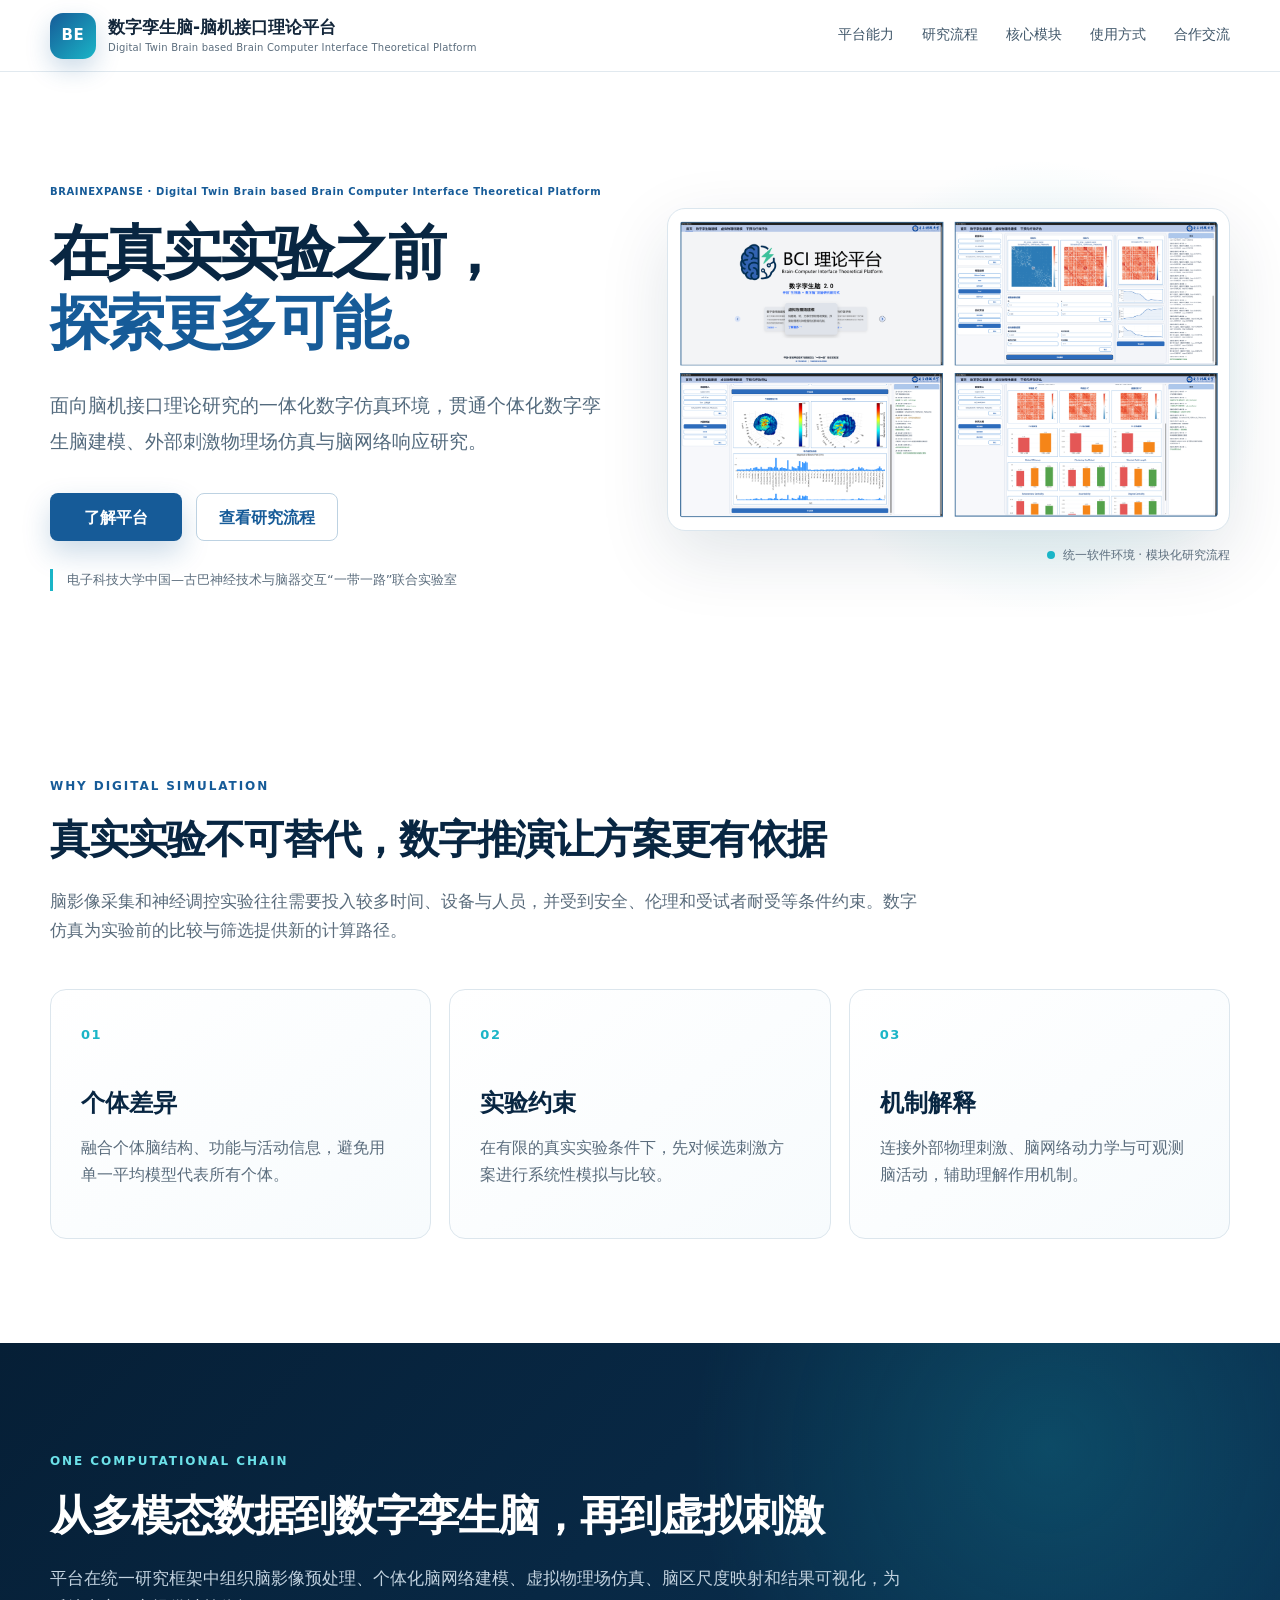
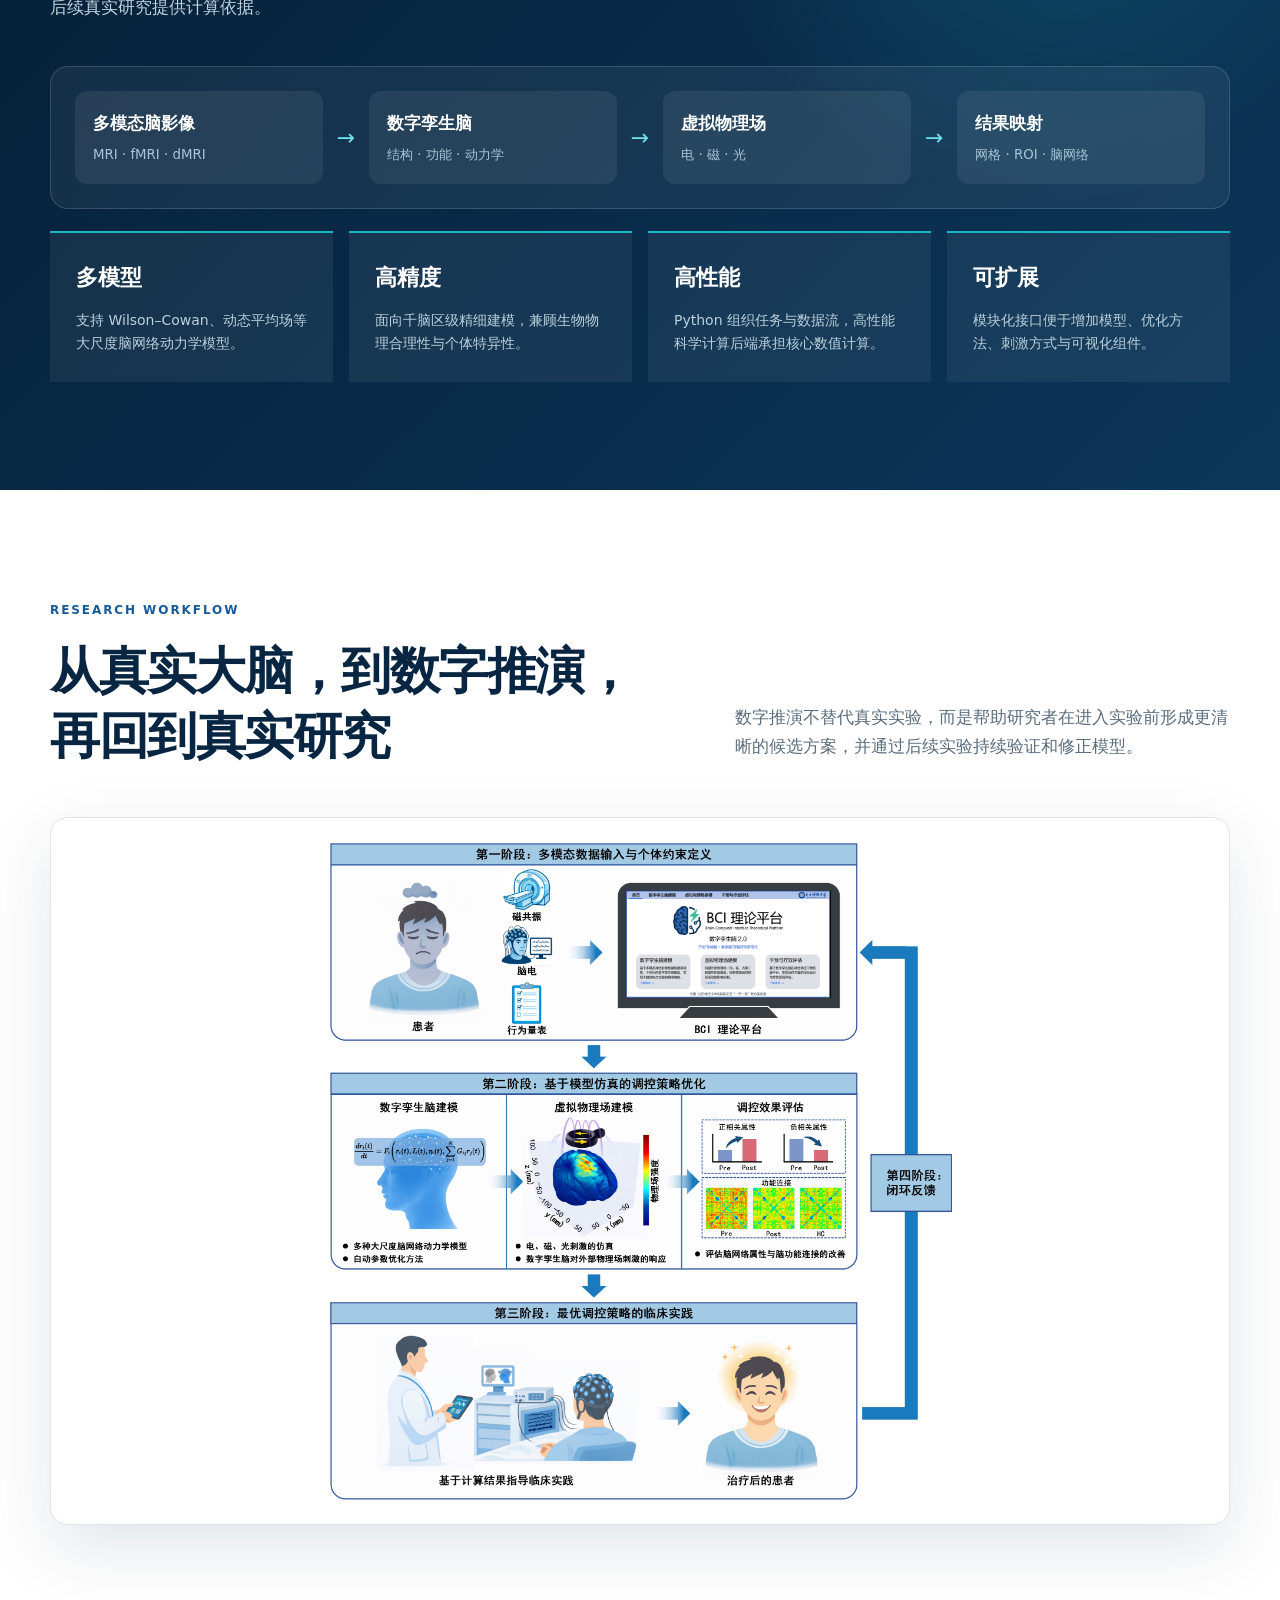
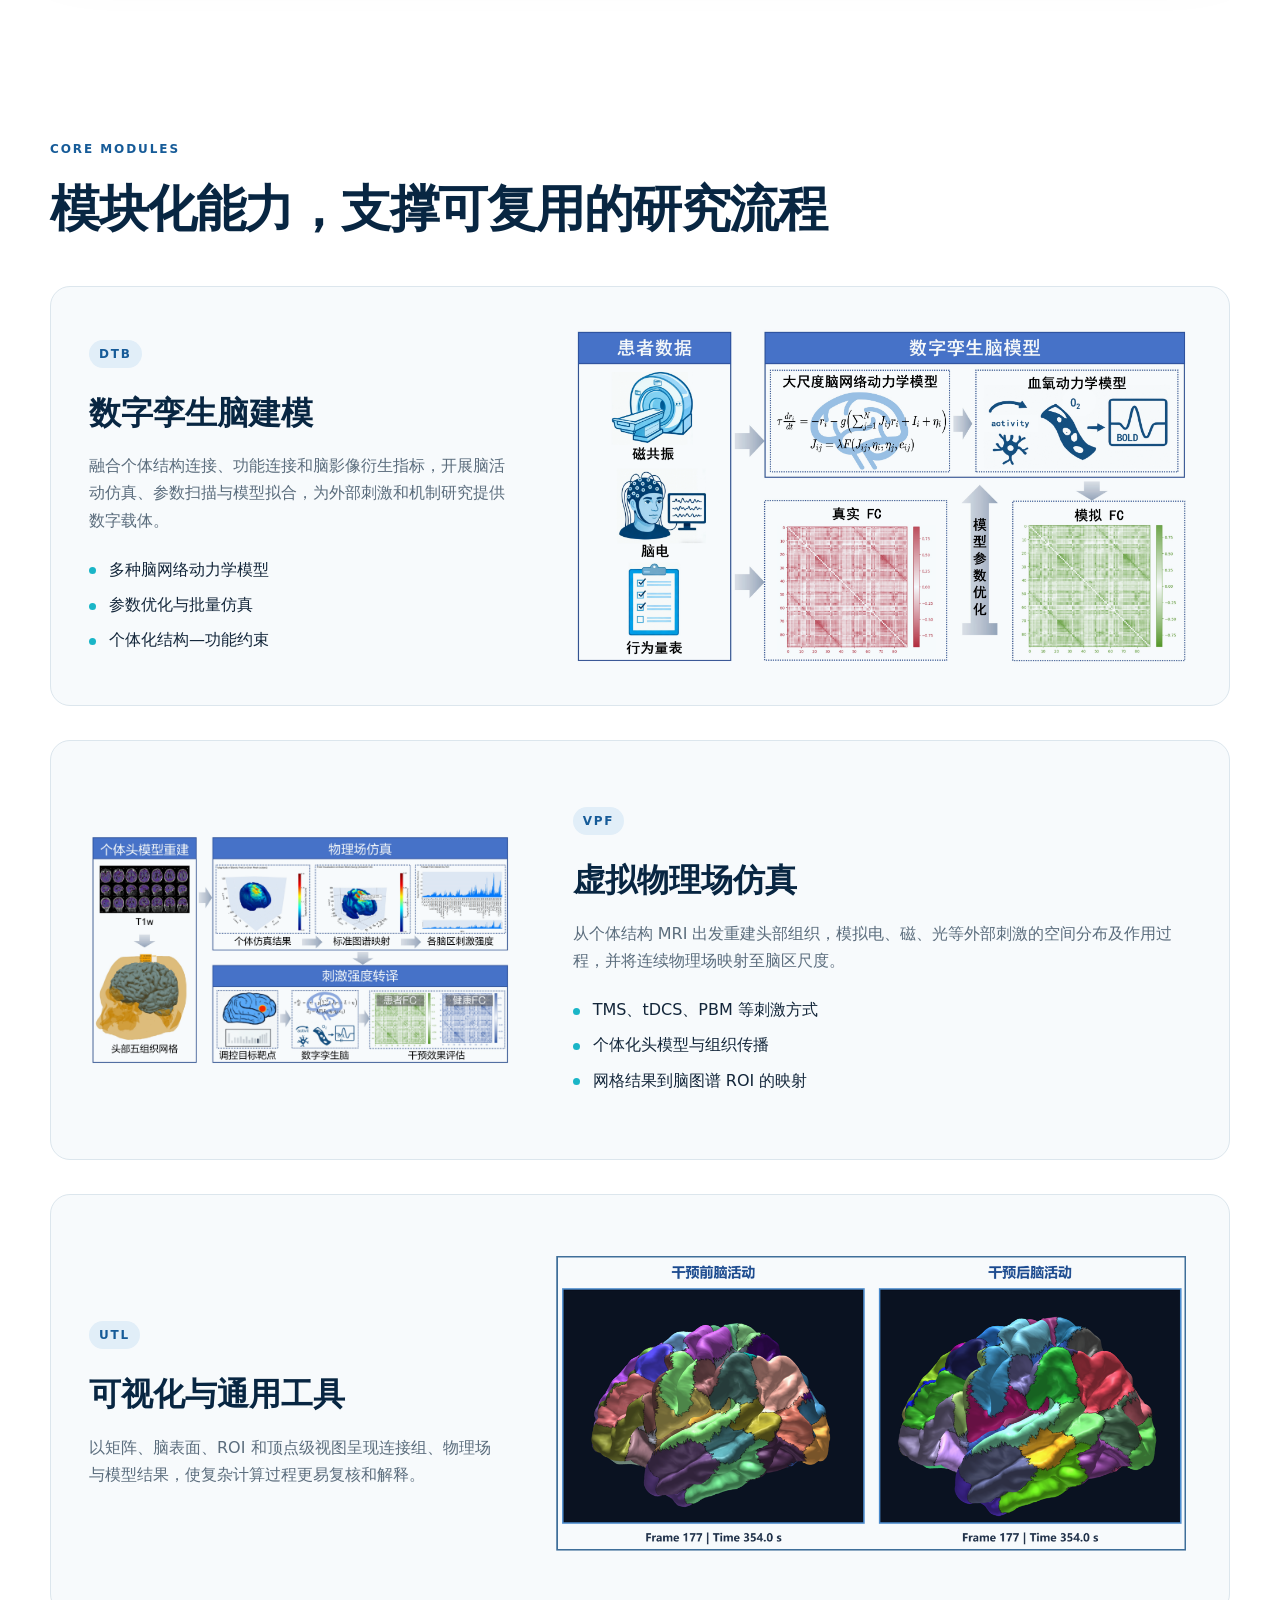
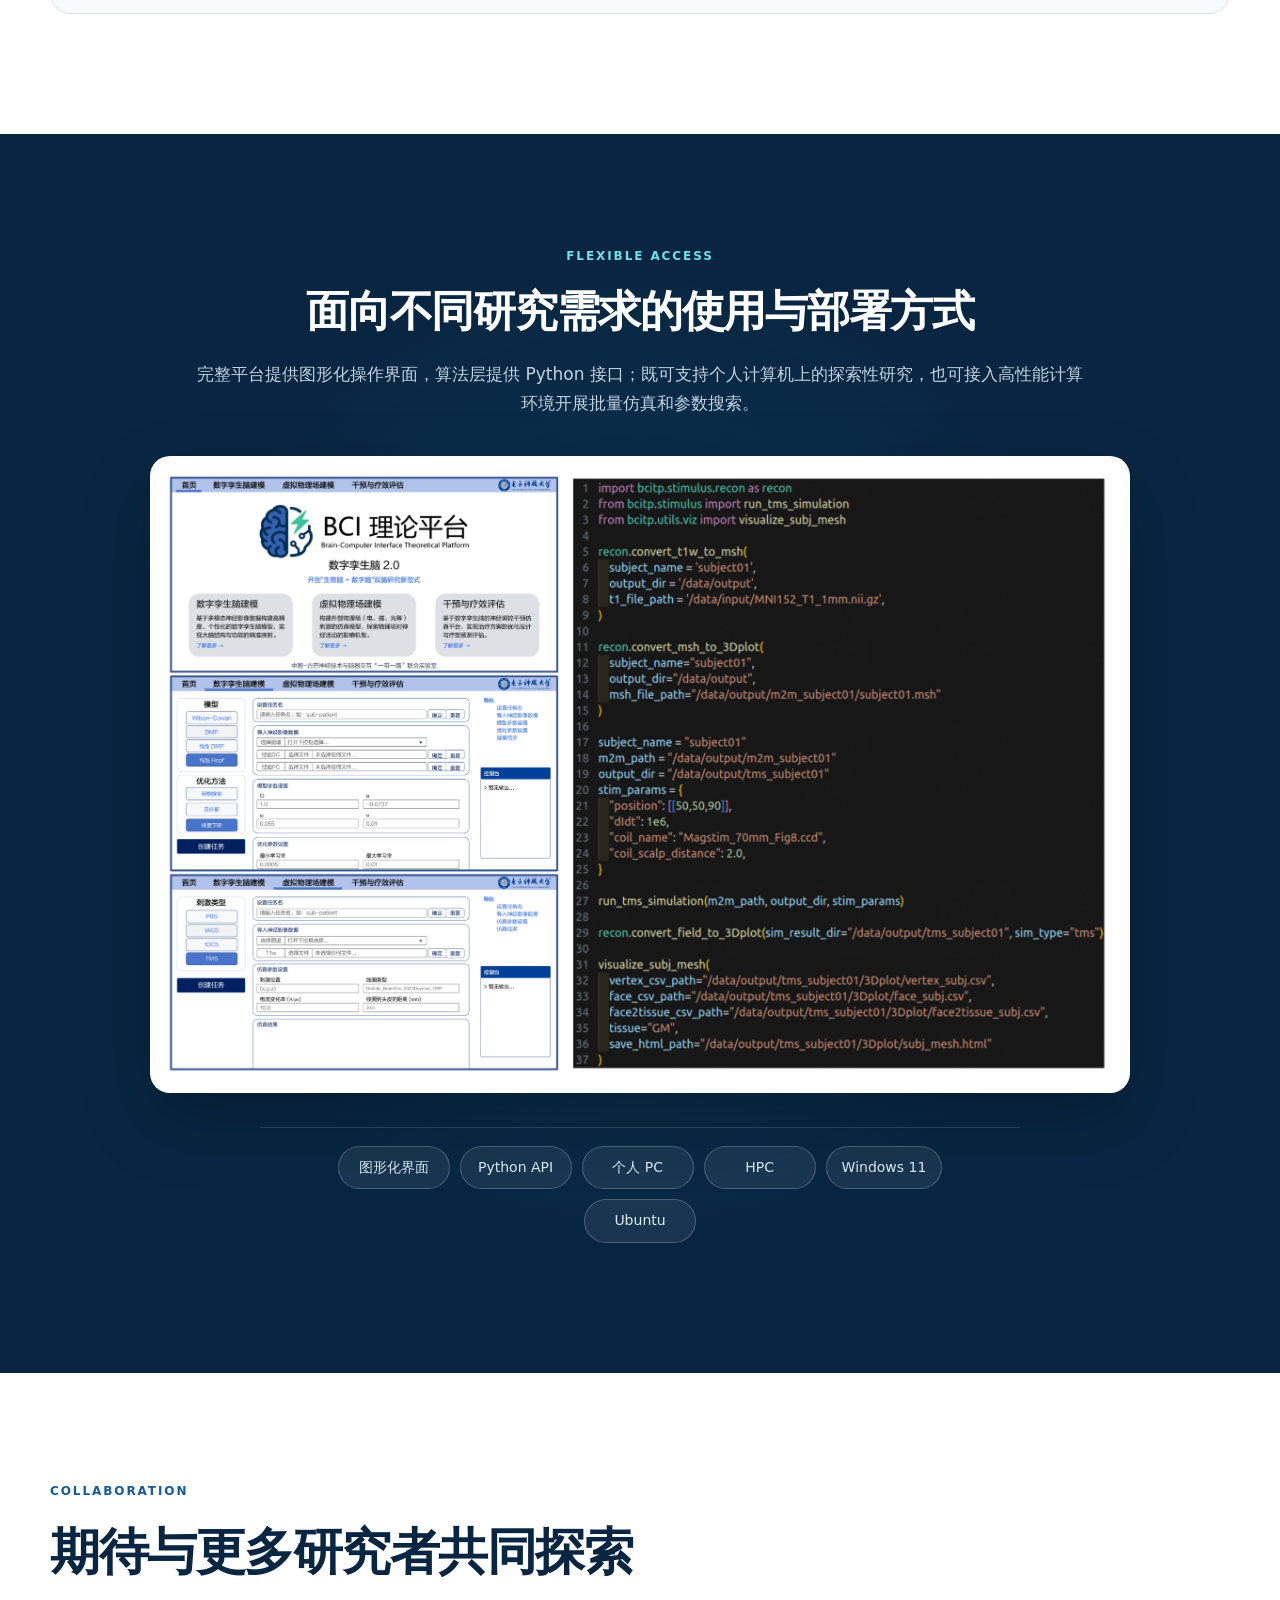
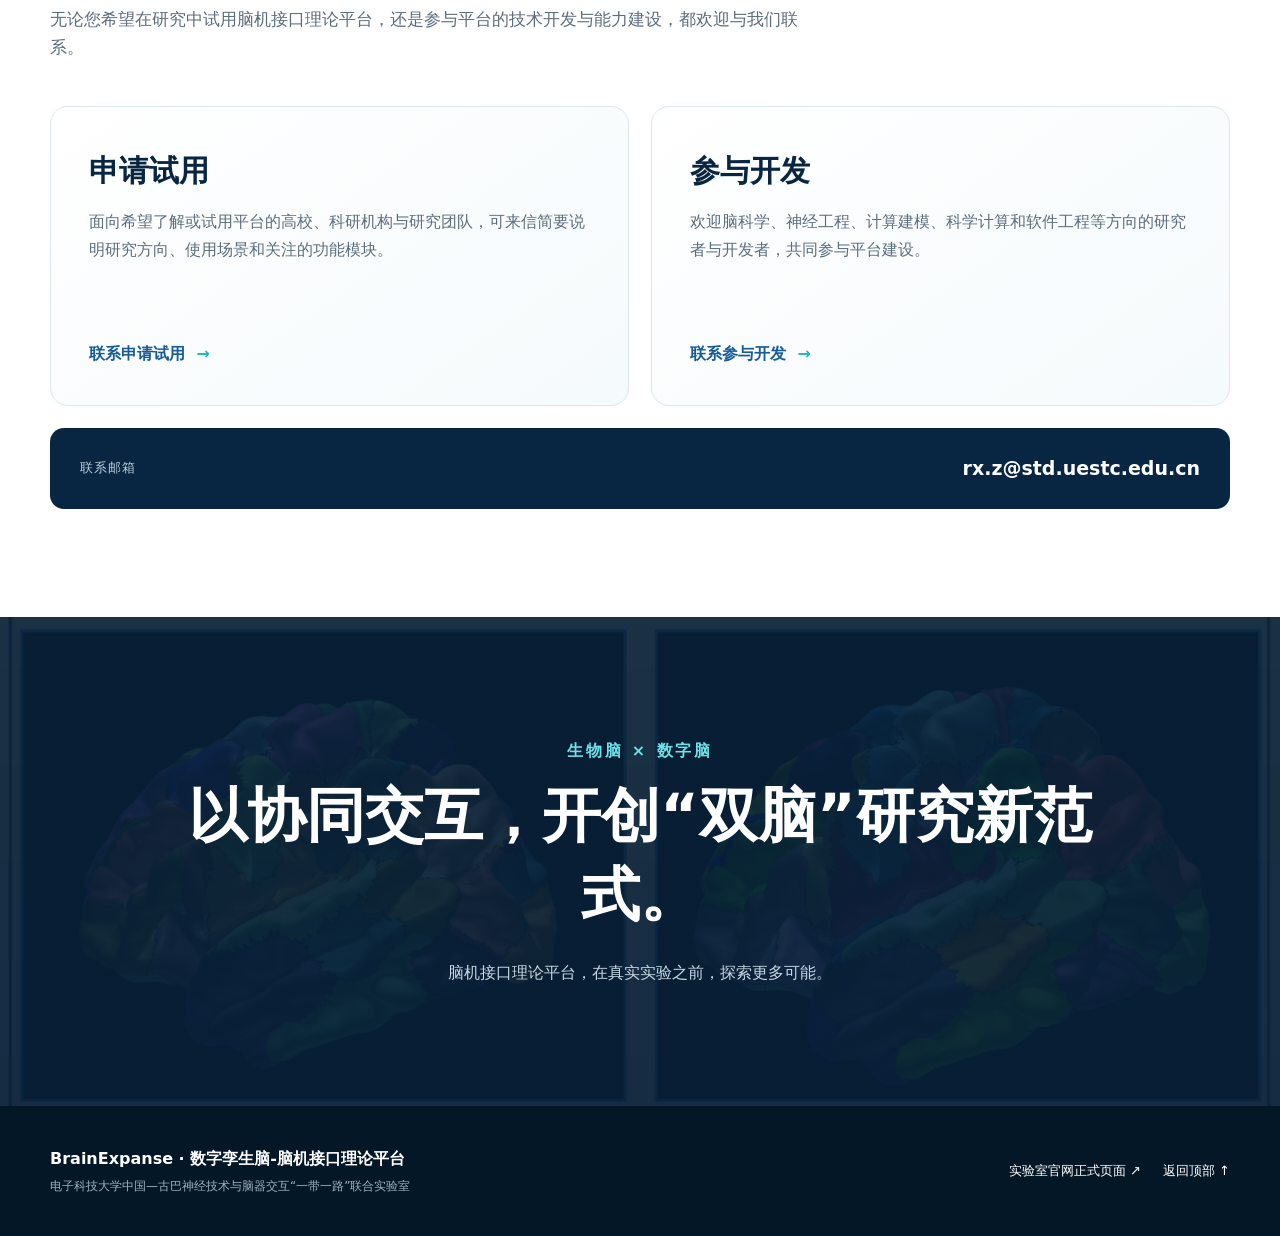
<file: index.html>
<!doctype html>
<html lang="zh-CN">
<head>
  <meta charset="utf-8">
  <meta name="viewport" content="width=device-width, initial-scale=1">
  <meta name="description" content="脑机接口理论平台：面向脑机接口理论研究的一体化数字仿真环境。">
  <meta property="og:title" content="BrainExpanse｜脑机接口理论平台">
  <meta property="og:description" content="从真实大脑，到数字推演，再回到真实研究。">
  <meta property="og:url" content="https://bac.uestc.edu.cn/BrainExpanse-Introduction.htm">
  <meta property="og:image" content="assets/platform-ui.png">
  <meta name="theme-color" content="#0b2b4d">
  <title>BrainExpanse｜脑机接口理论平台</title>
  <link rel="canonical" href="https://bac.uestc.edu.cn/BrainExpanse-Introduction.htm">
  <link rel="icon" href="assets/favicon.svg" type="image/svg+xml">
  <link rel="stylesheet" href="styles.css">
</head>
<body>
  <header class="site-header">
    <a class="brand" href="#top" aria-label="返回首页">
      <span class="brand-mark" aria-hidden="true">BE</span>
      <span class="brand-copy">
        <strong>数字孪生脑-脑机接口理论平台</strong>
        <small>Digital Twin Brain based Brain Computer Interface Theoretical Platform</small>
      </span>
    </a>
    <nav aria-label="页面导航">
      <a href="#platform">平台能力</a>
      <a href="#workflow">研究流程</a>
      <a href="#modules">核心模块</a>
      <a href="#access">使用方式</a>
      <a href="#collaboration">合作交流</a>
    </nav>
  </header>

  <main id="top">
    <section class="hero section-shell">
      <div class="hero-copy">
        <p class="eyebrow">BRAINEXPANSE · Digital Twin Brain based Brain Computer Interface Theoretical Platform</p>
        <h1><span class="hero-line">在真实实验之前，</span><span class="hero-line accent">探索更多可能。</span></h1>
        <p class="lead">面向脑机接口理论研究的一体化数字仿真环境，贯通个体化数字孪生脑建模、外部刺激物理场仿真与脑网络响应研究。</p>
        <div class="actions">
          <a class="button primary" href="#platform">了解平台</a>
          <a class="button secondary" href="#workflow">查看研究流程</a>
        </div>
        <p class="institution">电子科技大学中国—古巴神经技术与脑器交互“一带一路”联合实验室</p>
      </div>
      <figure class="hero-visual">
        <div class="screen-frame">
          <img src="assets/platform-ui.png" alt="脑机接口理论平台图形化界面">
        </div>
        <figcaption><span></span>统一软件环境 · 模块化研究流程</figcaption>
      </figure>
    </section>

    <section class="why section-shell" aria-labelledby="why-title">
      <div class="section-heading compact">
        <p class="kicker">WHY DIGITAL SIMULATION</p>
        <h2 id="why-title">真实实验不可替代，数字推演让方案更有依据</h2>
        <p>脑影像采集和神经调控实验往往需要投入较多时间、设备与人员，并受到安全、伦理和受试者耐受等条件约束。数字仿真为实验前的比较与筛选提供新的计算路径。</p>
      </div>
      <div class="reason-grid">
        <article><span>01</span><h3>个体差异</h3><p>融合个体脑结构、功能与活动信息，避免用单一平均模型代表所有个体。</p></article>
        <article><span>02</span><h3>实验约束</h3><p>在有限的真实实验条件下，先对候选刺激方案进行系统性模拟与比较。</p></article>
        <article><span>03</span><h3>机制解释</h3><p>连接外部物理刺激、脑网络动力学与可观测脑活动，辅助理解作用机制。</p></article>
      </div>
    </section>

    <section class="platform dark-section" id="platform" aria-labelledby="platform-title">
      <div class="section-shell">
        <div class="section-heading light">
          <p class="kicker">ONE COMPUTATIONAL CHAIN</p>
          <h2 id="platform-title">从多模态数据到数字孪生脑，再到虚拟刺激</h2>
          <p>平台在统一研究框架中组织脑影像预处理、个体化脑网络建模、虚拟物理场仿真、脑区尺度映射和结果可视化，为后续真实研究提供计算依据。</p>
        </div>
        <div class="capability-strip" aria-label="平台计算链路">
          <div><b>多模态脑影像</b><small>MRI · fMRI · dMRI</small></div><i>→</i>
          <div><b>数字孪生脑</b><small>结构 · 功能 · 动力学</small></div><i>→</i>
          <div><b>虚拟物理场</b><small>电 · 磁 · 光</small></div><i>→</i>
          <div><b>结果映射</b><small>网格 · ROI · 脑网络</small></div>
        </div>
        <div class="feature-grid">
          <article><strong>多模型</strong><p>支持 Wilson–Cowan、动态平均场等大尺度脑网络动力学模型。</p></article>
          <article><strong>高精度</strong><p>面向千脑区级精细建模，兼顾生物物理合理性与个体特异性。</p></article>
          <article><strong>高性能</strong><p>Python 组织任务与数据流，高性能科学计算后端承担核心数值计算。</p></article>
          <article><strong>可扩展</strong><p>模块化接口便于增加模型、优化方法、刺激方式与可视化组件。</p></article>
        </div>
      </div>
    </section>

    <section class="workflow section-shell" id="workflow" aria-labelledby="workflow-title">
      <div class="section-heading split-heading">
        <div><p class="kicker">RESEARCH WORKFLOW</p><h2 id="workflow-title">从真实大脑，到数字推演，再回到真实研究</h2></div>
        <p>数字推演不替代真实实验，而是帮助研究者在进入实验前形成更清晰的候选方案，并通过后续实验持续验证和修正模型。</p>
      </div>
      <figure class="wide-figure">
        <img src="assets/research-loop.jpeg" alt="BrainExpanse 闭环研究流程图">
      </figure>
    </section>

    <section class="modules section-shell" id="modules" aria-labelledby="modules-title">
      <div class="section-heading">
        <p class="kicker">CORE MODULES</p>
        <h2 id="modules-title">模块化能力，支撑可复用的研究流程</h2>
      </div>
      <div class="module-list">
        <article class="module-card">
          <div class="module-copy"><span>DTB</span><h3>数字孪生脑建模</h3><p>融合个体结构连接、功能连接和脑影像衍生指标，开展脑活动仿真、参数扫描与模型拟合，为外部刺激和机制研究提供数字载体。</p><ul><li>多种脑网络动力学模型</li><li>参数优化与批量仿真</li><li>个体化结构—功能约束</li></ul></div>
          <img src="assets/dtb-workflow.jpeg" alt="数字孪生脑建模流程">
        </article>
        <article class="module-card reverse">
          <div class="module-copy"><span>VPF</span><h3>虚拟物理场仿真</h3><p>从个体结构 MRI 出发重建头部组织，模拟电、磁、光等外部刺激的空间分布及作用过程，并将连续物理场映射至脑区尺度。</p><ul><li>TMS、tDCS、PBM 等刺激方式</li><li>个体化头模型与组织传播</li><li>网格结果到脑图谱 ROI 的映射</li></ul></div>
          <img src="assets/vpf-workflow.jpeg" alt="虚拟物理场建模流程">
        </article>
        <article class="module-card visual-card">
          <div class="module-copy"><span>UTL</span><h3>可视化与通用工具</h3><p>以矩阵、脑表面、ROI 和顶点级视图呈现连接组、物理场与模型结果，使复杂计算过程更易复核和解释。</p></div>
          <img src="assets/brain-webgl.png" alt="三维脑表面可视化效果">
        </article>
      </div>
    </section>

    <section class="access" id="access" aria-labelledby="access-title">
      <div class="section-shell access-grid">
        <div class="section-heading light">
          <p class="kicker">FLEXIBLE ACCESS</p>
          <h2 id="access-title">面向不同研究需求的使用与部署方式</h2>
          <p>完整平台提供图形化操作界面，算法层提供 Python 接口；既可支持个人计算机上的探索性研究，也可接入高性能计算环境开展批量仿真和参数搜索。</p>
        </div>
        <figure class="access-visual"><img src="assets/gui-python.jpeg" alt="图形化界面与Python接口两种使用方式"></figure>
        <div class="access-tags" aria-label="支持的使用与部署方式"><span>图形化界面</span><span>Python API</span><span>个人 PC</span><span>HPC</span><span>Windows 11</span><span>Ubuntu</span></div>
      </div>
    </section>

    <section class="collaboration section-shell" id="collaboration" aria-labelledby="collaboration-title">
      <div class="section-heading compact">
        <p class="kicker">COLLABORATION</p>
        <h2 id="collaboration-title">期待与更多研究者共同探索</h2>
        <p>无论您希望在研究中试用脑机接口理论平台，还是参与平台的技术开发与能力建设，都欢迎与我们联系。</p>
      </div>
      <div class="collaboration-grid">
        <article>
          <h3>申请试用</h3>
          <p>面向希望了解或试用平台的高校、科研机构与研究团队，可来信简要说明研究方向、使用场景和关注的功能模块。</p>
          <a href="mailto:rx.z@std.uestc.edu.cn?subject=BrainExpanse%E8%AF%95%E7%94%A8%E7%94%B3%E8%AF%B7">联系申请试用 <b>→</b></a>
        </article>
        <article>
          <h3>参与开发</h3>
          <p>欢迎脑科学、神经工程、计算建模、科学计算和软件工程等方向的研究者与开发者，共同参与平台建设。</p>
          <a href="mailto:rx.z@std.uestc.edu.cn?subject=BrainExpanse%E5%BC%80%E5%8F%91%E5%90%88%E4%BD%9C">联系参与开发 <b>→</b></a>
        </article>
      </div>
      <div class="contact-line">
        <span>联系邮箱</span>
        <a href="mailto:rx.z@std.uestc.edu.cn">rx.z@std.uestc.edu.cn</a>
      </div>
    </section>

    <section class="closing">
      <div class="section-shell">
        <p>生物脑 × 数字脑</p>
        <h2>以协同交互，开创“双脑”研究新范式。</h2>
        <span>脑机接口理论平台，在真实实验之前，探索更多可能。</span>
      </div>
    </section>
  </main>

  <footer>
    <div class="section-shell footer-inner">
      <div><strong>BrainExpanse · 数字孪生脑-脑机接口理论平台</strong><p>电子科技大学中国—古巴神经技术与脑器交互“一带一路”联合实验室</p></div>
      <div class="footer-links">
        <a href="https://bac.uestc.edu.cn/BrainExpanse-Introduction.htm" target="_blank" rel="noopener noreferrer">实验室官网正式页面 ↗</a>
        <a href="#top">返回顶部 ↑</a>
      </div>
    </div>
  </footer>
</body>
</html>
</file>
<file: styles.css>
:root {
  --navy: #082642;
  --blue: #165b98;
  --cyan: #1ab5c7;
  --sky: #dff5f7;
  --ink: #13263a;
  --muted: #5b6d7d;
  --line: #dce6ed;
  --paper: #f7fafc;
  --white: #fff;
  --shadow: 0 24px 70px rgba(8, 38, 66, .12);
}

* { box-sizing: border-box; }
html { scroll-behavior: smooth; }
body { margin: 0; color: var(--ink); background: var(--white); font-family: "Microsoft YaHei", "PingFang SC", "Noto Sans CJK SC", system-ui, sans-serif; line-height: 1.7; }
img { display: block; max-width: 100%; }
a { color: inherit; text-decoration: none; }
.section-shell { width: min(1180px, calc(100% - 48px)); margin-inline: auto; }

.site-header { position: sticky; top: 0; z-index: 20; min-height: 72px; padding: 10px max(24px, calc((100vw - 1180px) / 2)); display: flex; align-items: center; justify-content: space-between; gap: 28px; background: rgba(255,255,255,.94); border-bottom: 1px solid rgba(220,230,237,.85); backdrop-filter: blur(18px); }
.brand { display: flex; align-items: center; gap: 12px; }
.brand-mark { width: 46px; height: 46px; display: grid; place-items: center; color: white; font-size: 15px; font-weight: 800; letter-spacing: .05em; border-radius: 13px; background: linear-gradient(135deg, var(--blue), var(--cyan)); box-shadow: 0 10px 24px rgba(22,91,152,.22); }
.brand-copy { display: flex; flex-direction: column; line-height: 1.2; }
.brand-copy strong { font-size: 17px; }
.brand-copy small { margin-top: 4px; color: var(--muted); font-size: 10px; letter-spacing: .02em; }
nav { display: flex; gap: 28px; color: #40576a; font-size: 14px; }
nav a { padding-block: 8px; border-bottom: 2px solid transparent; }
nav a:hover { color: var(--blue); border-color: var(--cyan); }

.hero { min-height: 620px; padding-block: 76px 66px; display: grid; grid-template-columns: 1fr 1fr; align-items: center; gap: 54px; }
.eyebrow, .kicker { margin: 0 0 18px; color: var(--blue); font-size: 12px; font-weight: 800; letter-spacing: .16em; }
.hero .eyebrow { white-space: nowrap; font-size: clamp(6px, .8vw, 10px); letter-spacing: .06em; }
.hero h1 { margin: 0; color: var(--navy); font-size: clamp(42px, 4.6vw, 64px); line-height: 1.2; letter-spacing: -.045em; }
.hero-line { display: block; white-space: nowrap; }
.hero-line.accent { color: var(--blue); }
.lead { max-width: 620px; margin: 28px 0 0; color: #536a7d; font-size: 19px; line-height: 1.9; }
.actions { display: flex; gap: 14px; margin-top: 34px; }
.button { display: inline-flex; justify-content: center; align-items: center; min-width: 132px; height: 48px; padding-inline: 22px; border-radius: 8px; font-weight: 700; transition: .2s ease; }
.button:hover { transform: translateY(-2px); }
.button.primary { color: white; background: var(--blue); box-shadow: 0 12px 28px rgba(22,91,152,.22); }
.button.secondary { color: var(--blue); border: 1px solid #bdd2e2; background: white; }
.institution { margin: 28px 0 0; padding-left: 14px; color: var(--muted); font-size: 13px; border-left: 3px solid var(--cyan); }
.hero-visual { margin: 0; position: relative; }
.hero-visual::before { content: ""; position: absolute; inset: -20% -8% -20% 24%; z-index: -1; background: radial-gradient(circle, rgba(26,181,199,.19), transparent 66%); }
.screen-frame { padding: 10px; overflow: hidden; border: 1px solid #dbe6ee; border-radius: 18px; background: white; box-shadow: var(--shadow); }
.screen-frame img { border-radius: 10px; }
.hero-visual figcaption { display: flex; justify-content: flex-end; align-items: center; gap: 8px; margin-top: 14px; color: var(--muted); font-size: 12px; }
.hero-visual figcaption span { width: 8px; height: 8px; border-radius: 50%; background: var(--cyan); }

.why { padding-block: 84px 104px; }
.section-heading { max-width: 800px; margin-bottom: 44px; }
.section-heading.compact { max-width: 760px; }
.section-heading h2 { margin: 0; color: var(--navy); font-size: clamp(32px, 4vw, 50px); line-height: 1.3; letter-spacing: -.03em; }
.section-heading > p:last-child { margin: 20px 0 0; color: var(--muted); font-size: 17px; }
.why .section-heading.compact { max-width: none; }
.why .section-heading h2 { font-size: clamp(32px, 3.15vw, 46px); white-space: nowrap; }
.why .section-heading > p:last-child { max-width: 880px; }
.reason-grid { display: grid; grid-template-columns: repeat(3, 1fr); gap: 18px; }
.reason-grid article { min-height: 250px; padding: 30px; border: 1px solid var(--line); border-radius: 16px; background: linear-gradient(145deg, white, #f7fbfd); }
.reason-grid span { color: var(--cyan); font-size: 13px; font-weight: 800; letter-spacing: .12em; }
.reason-grid h3 { margin: 36px 0 10px; color: var(--navy); font-size: 24px; }
.reason-grid p { margin: 0; color: var(--muted); }

.dark-section { padding-block: 108px; color: white; background: radial-gradient(circle at 82% 14%, rgba(26,181,199,.22), transparent 29%), linear-gradient(135deg, #061f36, #0b365a); }
.section-heading.light h2 { color: white; }
.section-heading.light .kicker { color: #6ce1e9; }
.section-heading.light > p:last-child { color: #c2d2df; }
.platform .section-heading { max-width: none; }
.platform .section-heading h2 { font-size: clamp(32px, 3.3vw, 48px); white-space: nowrap; text-wrap: nowrap; }
.platform .section-heading > p:last-child { max-width: 860px; }
.capability-strip { display: grid; grid-template-columns: 1fr auto 1fr auto 1fr auto 1fr; align-items: center; gap: 14px; padding: 24px; border: 1px solid rgba(255,255,255,.15); border-radius: 18px; background: rgba(255,255,255,.06); }
.capability-strip div { min-height: 92px; padding: 18px; display: flex; flex-direction: column; justify-content: center; border-radius: 12px; background: rgba(255,255,255,.07); }
.capability-strip b { font-size: 17px; }
.capability-strip small { margin-top: 6px; color: #a9c5d7; }
.capability-strip i { color: #6ce1e9; font-size: 22px; font-style: normal; }
.feature-grid { display: grid; grid-template-columns: repeat(4, 1fr); gap: 16px; margin-top: 22px; }
.feature-grid article { padding: 26px; border-top: 2px solid var(--cyan); background: rgba(255,255,255,.06); }
.feature-grid strong { font-size: 22px; }
.feature-grid p { margin: 12px 0 0; color: #bcd0dd; font-size: 14px; }

.workflow { padding-block: 110px; }
.split-heading { max-width: none; display: grid; grid-template-columns: 1.1fr .9fr; align-items: end; gap: 80px; }
.split-heading > p { margin: 0 0 8px !important; }
.wide-figure { margin: 48px 0 0; padding: 18px; border: 1px solid var(--line); border-radius: 18px; background: white; box-shadow: var(--shadow); }
.wide-figure img { width: 100%; max-height: 670px; object-fit: contain; }

.modules { padding-block: 104px 120px; }
.module-list { display: grid; gap: 34px; }
.module-card { display: grid; grid-template-columns: .82fr 1.18fr; align-items: center; gap: 54px; min-height: 420px; padding: 38px; overflow: hidden; border: 1px solid var(--line); border-radius: 20px; background: var(--paper); }
.module-card.reverse .module-copy { order: 2; }
.module-card.reverse img { order: 1; }
.module-copy > span { display: inline-flex; padding: 4px 10px; color: var(--blue); font-size: 12px; font-weight: 800; letter-spacing: .15em; border-radius: 99px; background: #e1eef8; }
.module-copy h3 { margin: 18px 0 12px; color: var(--navy); font-size: 32px; }
.module-copy p { margin: 0; color: var(--muted); }
.module-copy ul { margin: 22px 0 0; padding: 0; list-style: none; }
.module-copy li { margin-top: 8px; padding-left: 20px; position: relative; }
.module-copy li::before { content: ""; position: absolute; left: 0; top: .72em; width: 7px; height: 7px; border-radius: 50%; background: var(--cyan); }
.module-card img { width: 100%; max-height: 360px; object-fit: contain; mix-blend-mode: multiply; }
.visual-card { grid-template-columns: .78fr 1.22fr; }

.access { padding-block: 112px; overflow: hidden; background: radial-gradient(circle at 50% 50%, rgba(26,181,199,.12), transparent 54%), var(--navy); }
.access-grid { display: flex; flex-direction: column; align-items: center; gap: 32px; }
.access-grid .section-heading { width: 100%; max-width: none; margin: 0; text-align: center; }
.access-grid .section-heading h2 { font-size: clamp(32px, 3.35vw, 48px); white-space: nowrap; text-wrap: nowrap; }
.access-grid .section-heading > p:last-child { max-width: 900px; margin-inline: auto; }
.access-visual { width: min(980px, 100%); margin: 6px 0 2px; padding: 14px; position: relative; border: 1px solid rgba(255,255,255,.18); border-radius: 20px; background: white; box-shadow: 0 28px 70px rgba(0,0,0,.22); }
.access-visual::before { content: ""; position: absolute; inset: -1px; z-index: -1; border-radius: inherit; background: linear-gradient(120deg, rgba(108,225,233,.56), transparent 38%, rgba(255,255,255,.32)); filter: blur(12px); }
.access-grid img { width: 100%; border-radius: 10px; }
.access-tags { width: min(760px, 100%); padding: 18px; display: flex; flex-wrap: wrap; justify-content: center; gap: 10px; border-top: 1px solid rgba(255,255,255,.14); }
.access-tags span { min-width: 112px; padding: 9px 15px; color: #d8ecf4; font-size: 14px; text-align: center; border: 1px solid rgba(255,255,255,.22); border-radius: 99px; background: rgba(255,255,255,.07); transition: transform .2s ease, background .2s ease; }
.access-tags span:hover { transform: translateY(-2px); background: rgba(108,225,233,.16); }

.collaboration { padding-block: 108px; }
.collaboration-grid { display: grid; grid-template-columns: repeat(2, 1fr); gap: 22px; }
.collaboration-grid article { min-height: 300px; padding: 38px; display: flex; flex-direction: column; border: 1px solid var(--line); border-radius: 18px; background: linear-gradient(145deg, #fff, #f5fafc); }
.collaboration-grid h3 { margin: 0 0 12px; color: var(--navy); font-size: 30px; }
.collaboration-grid p { margin: 0 0 28px; color: var(--muted); }
.collaboration-grid a { width: fit-content; margin-top: auto; color: var(--blue); font-weight: 700; }
.collaboration-grid a b { margin-left: 6px; color: var(--cyan); }
.contact-line { margin-top: 22px; padding: 24px 30px; display: flex; align-items: center; justify-content: space-between; gap: 20px; border-radius: 14px; color: white; background: var(--navy); }
.contact-line span { color: #bcd0dd; font-size: 13px; letter-spacing: .08em; }
.contact-line a { font-size: 19px; font-weight: 700; }

.closing { padding-block: 120px; color: white; text-align: center; background: linear-gradient(rgba(6,31,54,.92), rgba(6,31,54,.94)), url("assets/brain-webgl.png") center/cover; }
.closing p { margin: 0 0 12px; color: #6ce1e9; font-weight: 800; letter-spacing: .18em; }
.closing h2 { max-width: 940px; margin: 0 auto; font-size: clamp(34px, 4.6vw, 60px); line-height: 1.35; }
.closing span { display: block; margin-top: 24px; color: #c7d8e3; }

footer { color: #9eb1bf; background: #041726; }
.footer-inner { min-height: 130px; display: flex; justify-content: space-between; align-items: center; gap: 30px; }
.footer-inner strong { color: white; }
.footer-inner p { margin: 4px 0 0; font-size: 12px; }
.footer-links { display: flex; gap: 22px; align-items: center; }
.footer-links a { color: white; font-size: 13px; }

@media (max-width: 900px) {
  nav { display: none; }
  .hero { grid-template-columns: 1fr; }
  .hero { padding-block: 66px 76px; gap: 50px; }
  .why .section-heading h2 { white-space: normal; }
  .platform .section-heading h2 { white-space: normal; }
  .access-grid .section-heading h2 { white-space: normal; }
  .reason-grid, .feature-grid { grid-template-columns: repeat(2, 1fr); }
  .collaboration-grid { grid-template-columns: 1fr; }
  .capability-strip { grid-template-columns: 1fr; }
  .capability-strip i { transform: rotate(90deg); text-align: center; }
  .split-heading { grid-template-columns: 1fr; gap: 24px; }
  .module-card, .visual-card { grid-template-columns: 1fr; gap: 28px; }
  .module-card.reverse .module-copy, .module-card.reverse img { order: initial; }
}

@media (max-width: 620px) {
  .section-shell { width: min(100% - 30px, 1180px); }
  .site-header { min-height: 64px; padding-inline: 15px; }
  .brand-mark { width: 40px; height: 40px; border-radius: 11px; }
  .brand-copy strong { font-size: 15px; }
  .brand-copy small { display: none; }
  .hero { min-height: auto; padding-block: 56px 64px; }
  .hero-line { white-space: normal; }
  .lead { font-size: 16px; }
  .actions { flex-direction: column; }
  .button { width: 100%; }
  .why, .workflow, .modules, .collaboration { padding-block: 74px; }
  .reason-grid, .feature-grid { grid-template-columns: 1fr; }
  .reason-grid article { min-height: 210px; }
  .dark-section, .access { padding-block: 76px; }
  .capability-strip { padding: 16px; }
  .access-grid { gap: 26px; }
  .access-visual { padding: 8px; border-radius: 14px; }
  .access-tags { padding: 14px 0 0; gap: 8px; }
  .access-tags span { min-width: 0; padding-inline: 12px; }
  .module-card { min-height: auto; padding: 24px; }
  .module-copy h3 { font-size: 27px; }
  .wide-figure { padding: 8px; }
  .collaboration-grid article { min-height: auto; padding: 28px 24px; }
  .contact-line { align-items: flex-start; flex-direction: column; }
  .contact-line a { font-size: 16px; }
  .closing { padding-block: 88px; }
  .footer-inner { padding-block: 30px; align-items: flex-start; flex-direction: column; }
  .footer-links { align-items: flex-start; flex-direction: column; gap: 12px; }
}

@media (prefers-reduced-motion: reduce) {
  html { scroll-behavior: auto; }
  .button { transition: none; }
}
</file>
